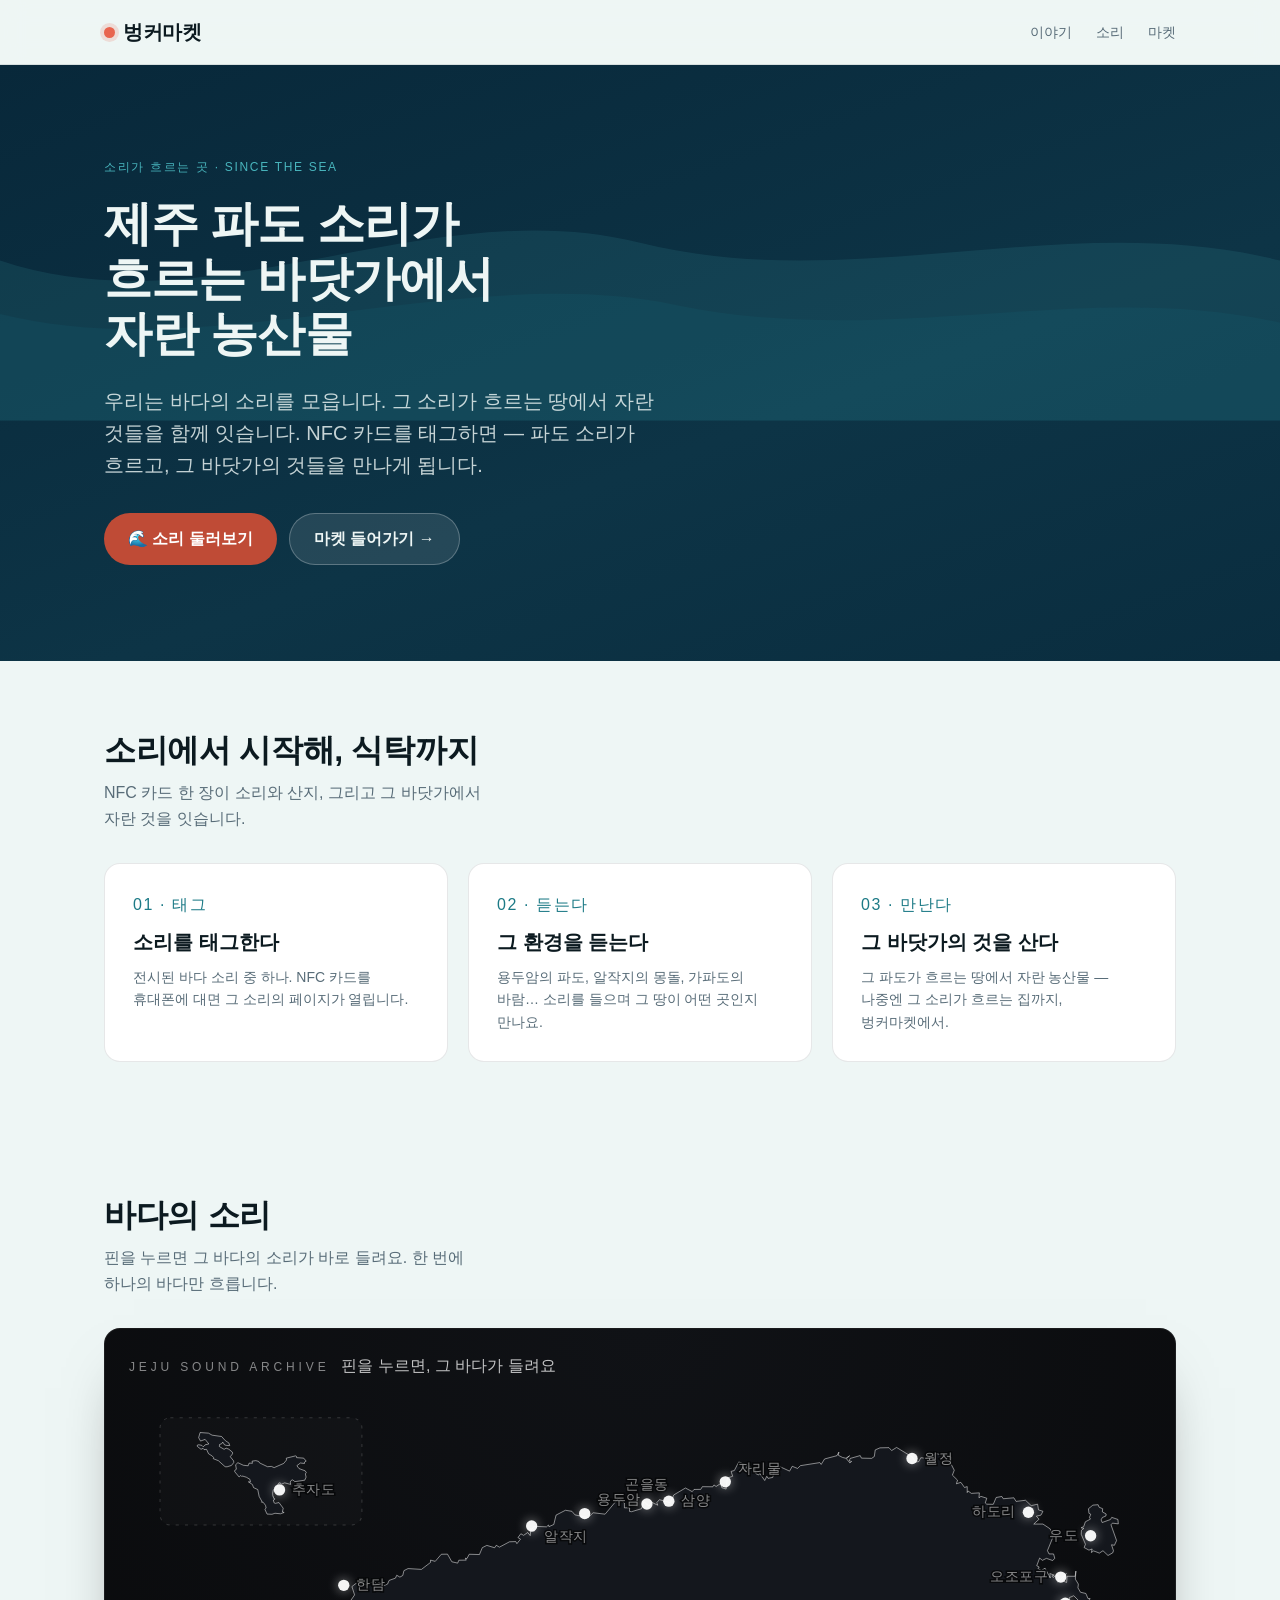
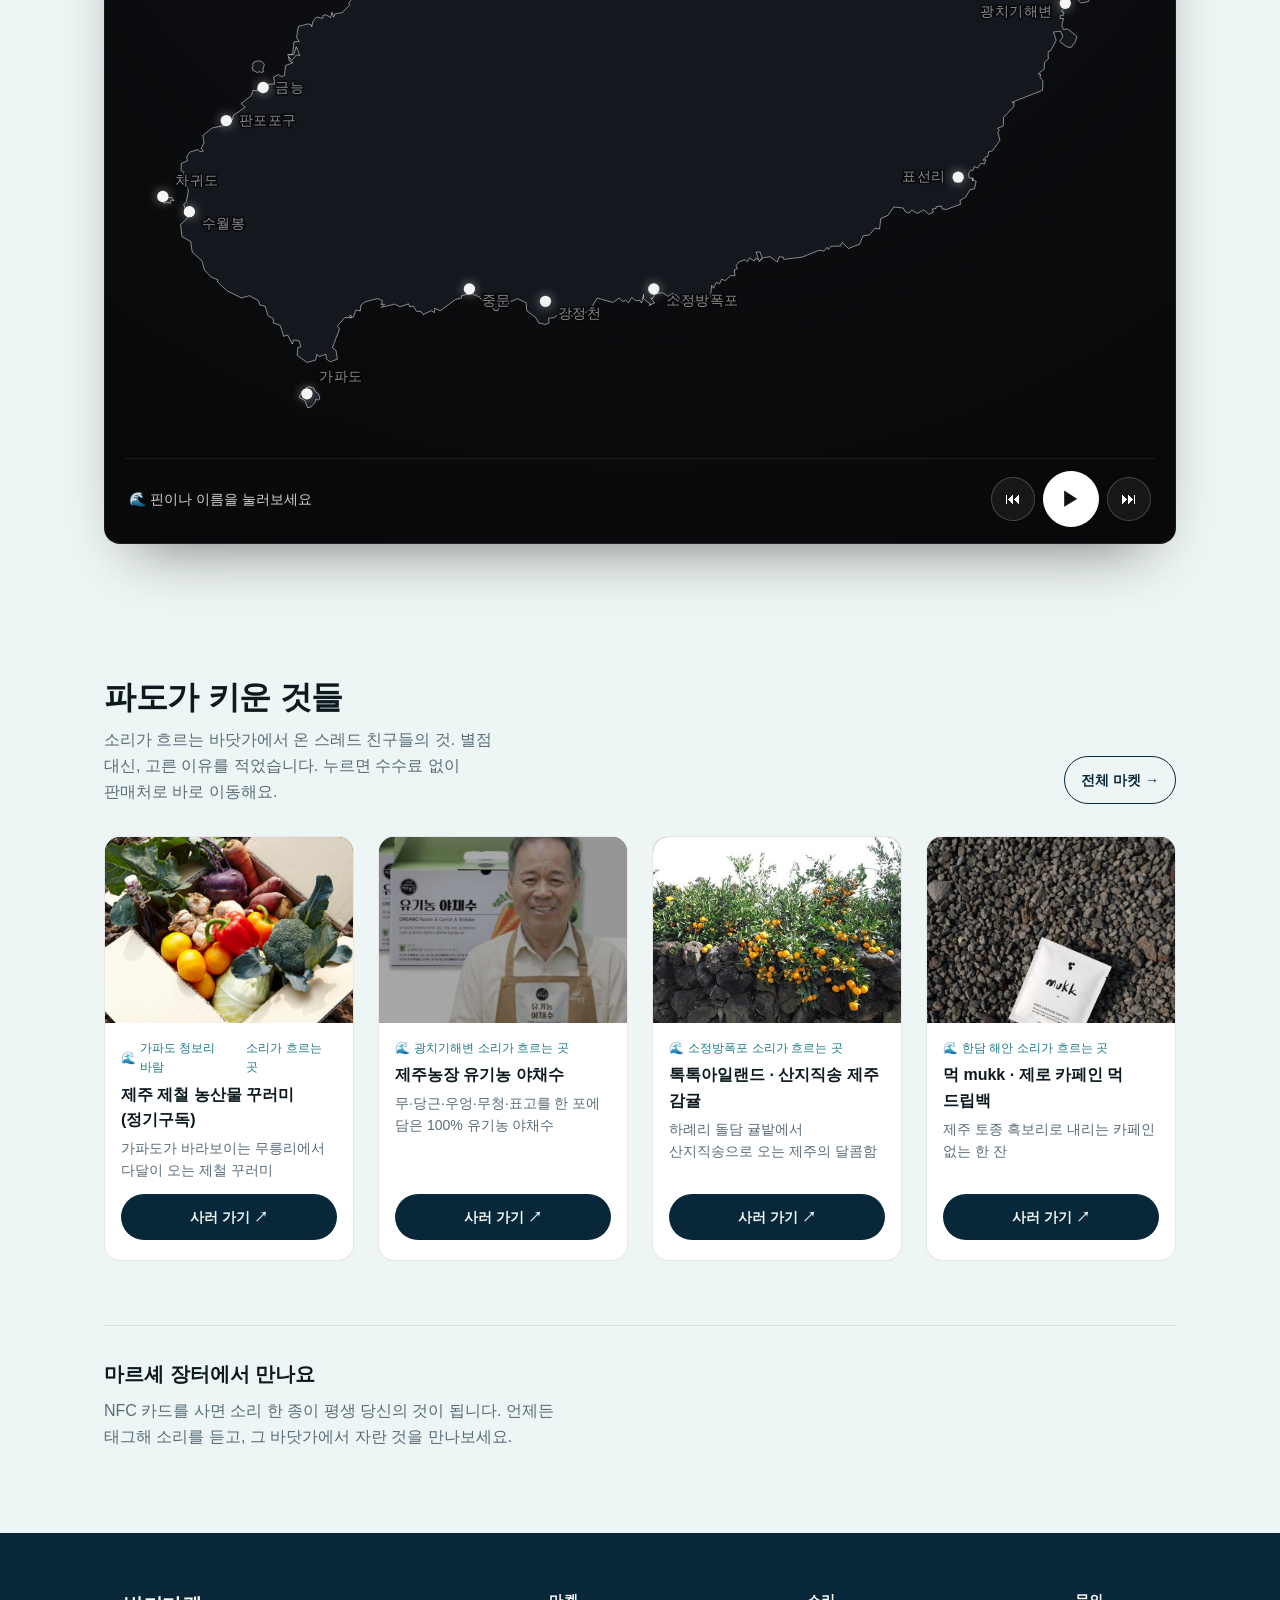
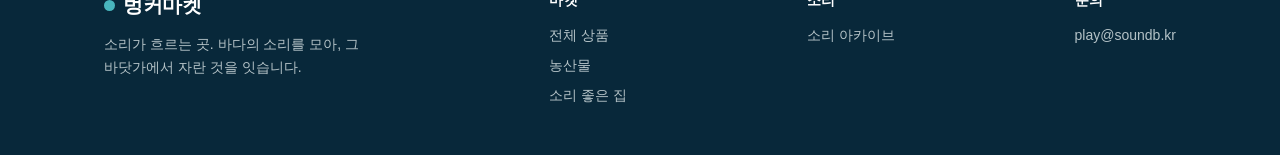
<file: index.html>
<!DOCTYPE html>
<html lang="ko">
<head>
<meta charset="UTF-8">
<meta name="viewport" content="width=device-width, initial-scale=1">
<meta http-equiv="Content-Security-Policy" content="default-src 'self'; script-src 'self' 'unsafe-inline' https://gc.zgo.at; style-src 'self' 'unsafe-inline'; img-src 'self' data: https://bunkermarket.goatcounter.com; media-src 'self'; connect-src 'self' https://bunkermarket.goatcounter.com; object-src 'none'; base-uri 'self'">
<title>벙커마켓 · 소리가 흐르는 곳</title>
<meta name="description" content="제주 파도 소리가 흐르는 곳에서 자란 농산물. NFC 카드로 소리를 태그하면, 그 바닷가의 것들을 만납니다.">
<!-- 공유 미리보기 -->
<meta property="og:type" content="website">
<meta property="og:site_name" content="벙커마켓">
<meta property="og:url" content="https://market.soundb.kr/">
<meta property="og:title" content="벙커마켓 · 소리가 흐르는 곳">
<meta property="og:description" content="바다의 소리를 모아, 그 소리가 흐르는 바닷가의 것들을 잇습니다. NFC 카드로 소리를 태그하세요.">
<meta property="og:image" content="https://market.soundb.kr/assets/og.png">
<meta name="twitter:card" content="summary_large_image">
<link rel="stylesheet" href="css/style.css?v=10">
</head>
<body>

<!-- 헤더 -->
<header class="nav">
  <div class="wrap">
    <a class="brand" href="index.html"><span class="dot"></span>벙커마켓</a>
    <nav>
      <a href="index.html#concept" class="nav-hidexs">이야기</a>
      <a href="index.html#soundmap">소리</a>
      <a href="catalog.html">마켓</a>
    </nav>
  </div>
</header>

<!-- 히어로 -->
<section class="hero">
  <svg class="wave-bg" viewBox="0 0 1440 400" preserveAspectRatio="none" xmlns="http://www.w3.org/2000/svg">
    <path fill="#48b5bd" opacity=".25" d="M0,220 C240,300 480,140 720,200 C960,260 1200,160 1440,220 L1440,400 L0,400 Z"/>
    <path fill="#1c7a86" opacity=".35" d="M0,280 C240,340 520,220 760,270 C1000,320 1220,240 1440,290 L1440,400 L0,400 Z"/>
  </svg>
  <div class="wrap">
    <span class="kicker">소리가 흐르는 곳 · SINCE THE SEA</span>
    <h1>제주 파도 소리가 흐르는 바닷가에서 자란 농산물</h1>
    <p class="lead">우리는 바다의 소리를 모읍니다. 그 소리가 흐르는 땅에서 자란 것들을 함께 잇습니다.
      NFC 카드를 태그하면 — 파도 소리가 흐르고, 그 바닷가의 것들을 만나게 됩니다.</p>
    <div class="cta-row">
      <a class="btn btn-accent" href="#soundmap">🌊 소리 둘러보기</a>
      <a class="btn btn-ghost" href="catalog.html">마켓 들어가기 →</a>
    </div>
  </div>
</section>

<!-- 컨셉 -->
<section class="block" id="concept">
  <div class="wrap">
    <div class="sec-head">
      <div><h2>소리에서 시작해, 식탁까지</h2>
      <p>NFC 카드 한 장이 소리와 산지, 그리고 그 바닷가에서 자란 것을 잇습니다.</p></div>
    </div>
    <div class="steps">
      <div class="step"><div class="n">01 · 태그</div><h3>소리를 태그한다</h3>
        <p>전시된 바다 소리 중 하나. NFC 카드를 휴대폰에 대면 그 소리의 페이지가 열립니다.</p></div>
      <div class="step"><div class="n">02 · 듣는다</div><h3>그 환경을 듣는다</h3>
        <p>용두암의 파도, 알작지의 몽돌, 가파도의 바람… 소리를 들으며 그 땅이 어떤 곳인지 만나요.</p></div>
      <div class="step"><div class="n">03 · 만난다</div><h3>그 바닷가의 것을 산다</h3>
        <p>그 파도가 흐르는 땅에서 자란 농산물 — 나중엔 그 소리가 흐르는 집까지, 벙커마켓에서.</p></div>
    </div>
  </div>
</section>

<!-- 소리 지도 -->
<section class="block" id="soundmap">
  <div class="wrap">
    <div class="sec-head">
      <div><h2>바다의 소리</h2><p>핀을 누르면 그 바다의 소리가 바로 들려요. 한 번에 하나의 바다만 흐릅니다.</p></div>
    </div>
    <div id="seamap"></div>
  </div>
</section>

<!-- 이번 주 큐레이션 (에디토리얼) -->
<section class="block">
  <div class="wrap">
    <div class="sec-head"><div>
      <h2>파도가 키운 것들</h2>
      <p>소리가 흐르는 바닷가에서 온 스레드 친구들의 것. 별점 대신, 고른 이유를 적었습니다. 누르면 수수료 없이 판매처로 바로 이동해요.</p>
    </div><a class="btn btn-line btn-sm" href="catalog.html">전체 마켓 →</a></div>
    <div class="prod-grid" id="prodGrid"></div>
  </div>
</section>

<!-- NFC 배너 -->
<section class="block" style="padding-top:0">
  <div class="wrap">
    <div class="nfc-banner">
      <div class="t"><h3>마르셰 장터에서 만나요</h3>
        <p>NFC 카드를 사면 소리 한 종이 평생 당신의 것이 됩니다. 언제든 태그해 소리를 듣고, 그 바닷가에서 자란 것을 만나보세요.</p></div>
    </div>
  </div>
</section>

<!-- 푸터 -->
<footer class="site">
  <div class="wrap">
    <div class="col">
      <div class="brand" style="font-size:20px"><span class="dot" style="background:var(--tide-lite);box-shadow:none"></span> 벙커마켓</div>
      <p style="max-width:34ch;font-size:14px">소리가 흐르는 곳. 바다의 소리를 모아, 그 바닷가에서 자란 것을 잇습니다.</p>
    </div>
    <div class="col"><h4>마켓</h4>
      <a href="catalog.html">전체 상품</a><a href="catalog.html?cat=produce">농산물</a><a href="catalog.html?cat=stay">소리 좋은 집</a></div>
    <div class="col"><h4>소리</h4>
      <a href="index.html#soundmap">소리 아카이브</a></div>
    <div class="col"><h4>문의</h4>
      <a href="mailto:play@soundb.kr">play@soundb.kr</a></div>
  </div>
</footer>

<script src="js/data.js?v=10"></script>
<script src="js/ocean.js?v=10"></script>
<script src="js/app.js?v=10"></script>
<script src="js/seamap.js?v=10"></script>
<script>
  SeaMap.render(document.getElementById('seamap'), BUNKER.SOUNDS);
  const pg = document.getElementById('prodGrid');
  BUNKER.LISTINGS.forEach(l => pg.appendChild(UI.productCard(l)));
</script>
<script data-goatcounter="https://bunkermarket.goatcounter.com/count" async src="https://gc.zgo.at/count.js"></script>
</body>
</html>
</file>
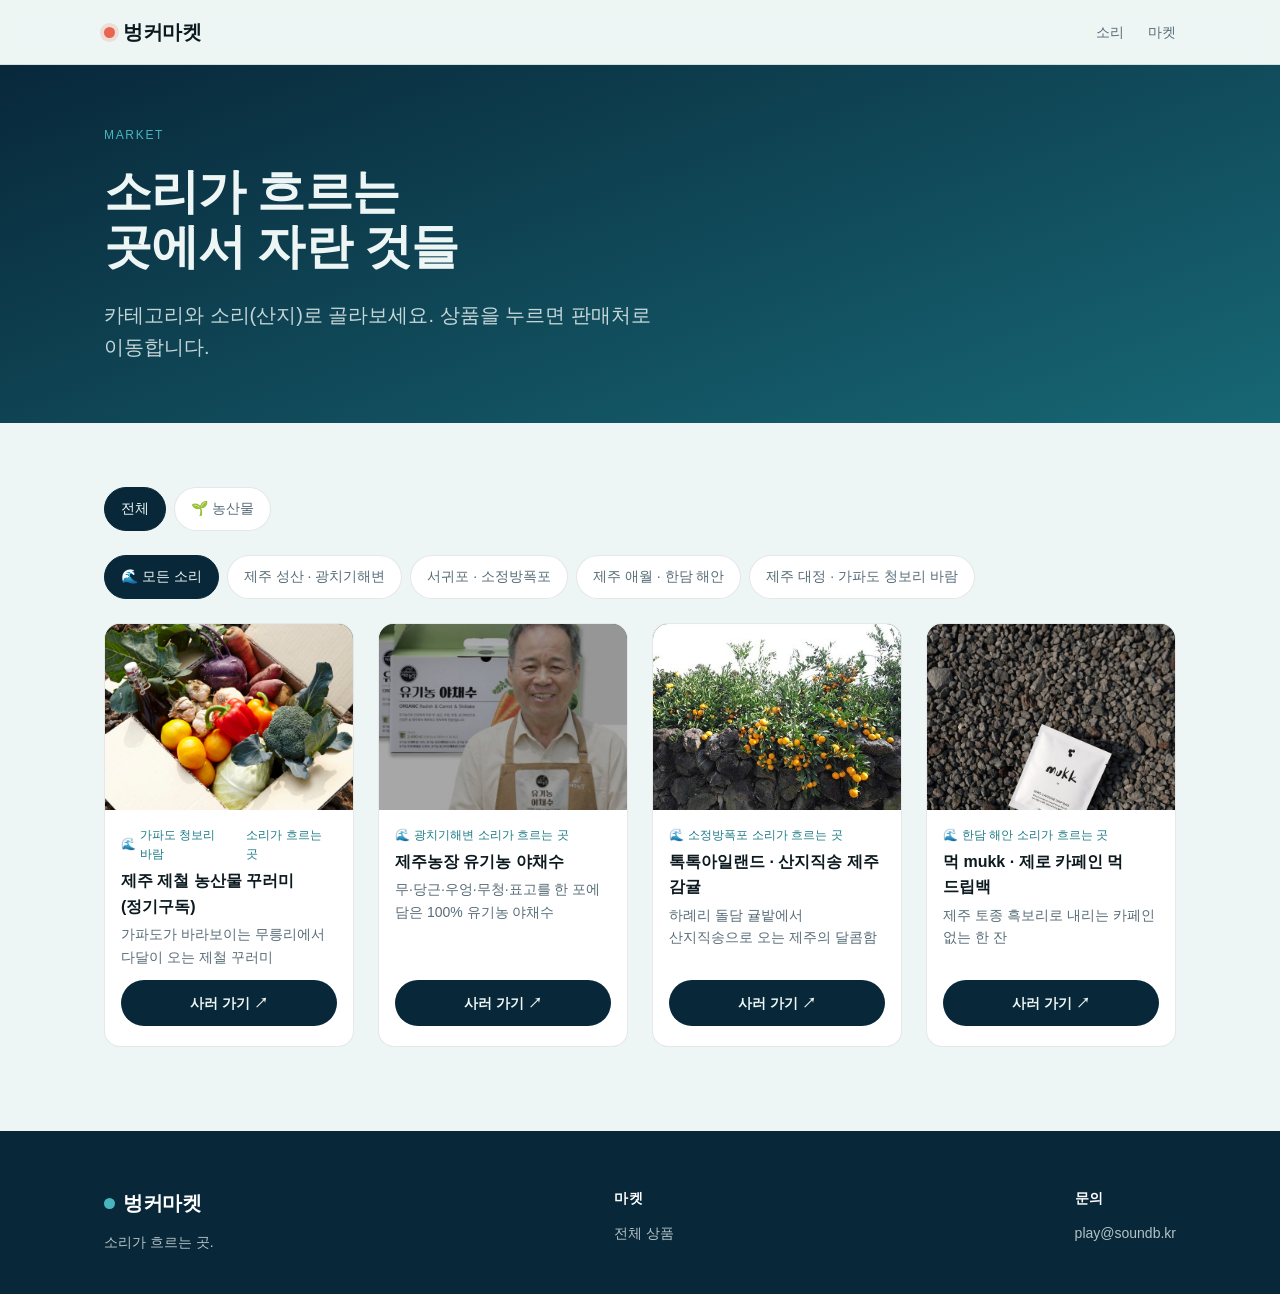
<file: catalog.html>
<!DOCTYPE html>
<html lang="ko">
<head>
<meta charset="UTF-8">
<meta name="viewport" content="width=device-width, initial-scale=1">
<meta http-equiv="Content-Security-Policy" content="default-src 'self'; script-src 'self' 'unsafe-inline' https://gc.zgo.at; style-src 'self' 'unsafe-inline'; img-src 'self' data: https://bunkermarket.goatcounter.com; media-src 'self'; connect-src 'self' https://bunkermarket.goatcounter.com; object-src 'none'; base-uri 'self'">
<title>마켓 · 벙커마켓</title>
<link rel="stylesheet" href="css/style.css?v=10">
</head>
<body>

<header class="nav">
  <div class="wrap">
    <a class="brand" href="index.html"><span class="dot"></span>벙커마켓</a>
    <nav>
      <a href="index.html#soundmap">소리</a>
      <a href="catalog.html">마켓</a>
    </nav>
  </div>
</header>

<section class="hero" style="background:linear-gradient(160deg,var(--sea),var(--tide) 130%)">
  <div class="wrap" style="padding:56px 24px 60px">
    <span class="kicker">MARKET</span>
    <h1 style="font-size:clamp(32px,5vw,48px)">소리가 흐르는 곳에서 자란 것들</h1>
    <p class="lead">카테고리와 소리(산지)로 골라보세요. 상품을 누르면 판매처로 이동합니다.</p>
  </div>
</section>

<section class="block">
  <div class="wrap">
    <!-- 카테고리 필터 -->
    <div class="filters" id="catFilters"></div>
    <!-- 소리(산지) 필터 -->
    <div class="filters" id="soundFilters"></div>
    <div class="prod-grid" id="grid"></div>
    <p class="muted center" id="empty" style="display:none;padding:40px">조건에 맞는 상품이 없어요.</p>
  </div>
</section>

<footer class="site"><div class="wrap">
  <div class="col"><div class="brand" style="font-size:20px"><span class="dot" style="background:var(--tide-lite);box-shadow:none"></span> 벙커마켓</div>
    <p style="font-size:14px">소리가 흐르는 곳.</p></div>
  <div class="col"><h4>마켓</h4><a href="catalog.html">전체 상품</a></div>
  <div class="col"><h4>문의</h4><a href="mailto:play@soundb.kr">play@soundb.kr</a></div>
</div></footer>

<script src="js/data.js?v=10"></script>
<script src="js/ocean.js?v=10"></script>
<script src="js/app.js?v=10"></script>
<script>
  let state = { cat: U.qs('cat') || 'all', sound: U.qs('s') || 'all' };
  // 존재하지 않는 카테고리/소리 파라미터는 무시 (조작된 URL로 렌더가 깨지지 않게)
  if(state.cat!=='all' && !BUNKER.CATEGORIES[state.cat]) state.cat='all';
  if(state.sound!=='all' && !U.soundById(state.sound)) state.sound='all';

  // 카테고리 칩
  const cf = document.getElementById('catFilters');
  const hasItems = k => BUNKER.LISTINGS.some(l=>l.category===k);
  const cats = [['all','전체']].concat(Object.entries(BUNKER.CATEGORIES)
    .filter(([k])=>hasItems(k) || k===state.cat)   // 빈 카테고리는 칩을 숨긴다 (직접 링크로 온 경우만 남김)
    .map(([k,v])=>[k, v.icon+' '+v.label]));
  cats.forEach(([k,label])=>{
    const c=document.createElement('button'); c.className='chip'+(state.cat===k?' active':''); c.textContent=label;
    c.onclick=()=>{ state.cat=k; sync(); render(); }; cf.appendChild(c);
  });

  // 소리(산지) 칩
  const sf = document.getElementById('soundFilters');
  const soundsWithItems = BUNKER.SOUNDS.filter(s=>U.listingsForSound(s.id).length);
  [['all','🌊 모든 소리']].concat(soundsWithItems.map(s=>[s.id, s.region.area+' · '+s.title]))
    .forEach(([k,label])=>{
      const c=document.createElement('button'); c.className='chip'+(state.sound===k?' active':''); c.textContent=label;
      c.onclick=()=>{ state.sound=k; sync(); render(); }; sf.appendChild(c);
    });

  function sync(){
    [...cf.children].forEach(c=>c.classList.toggle('active',
      c.textContent===(state.cat==='all'?'전체':BUNKER.CATEGORIES[state.cat].icon+' '+BUNKER.CATEGORIES[state.cat].label)));
    [...sf.children].forEach((c,i)=>{
      const key = i===0?'all':soundsWithItems[i-1].id;
      c.classList.toggle('active', key===state.sound);
    });
  }

  function render(){
    const grid=document.getElementById('grid'); grid.innerHTML='';
    const list = BUNKER.LISTINGS.filter(l=>
      (state.cat==='all'||l.category===state.cat) &&
      (state.sound==='all'||l.soundId===state.sound));
    const empty = document.getElementById('empty');
    empty.style.display = list.length?'none':'block';
    empty.textContent = (state.cat!=='all' && !hasItems(state.cat))
      ? `${BUNKER.CATEGORIES[state.cat].label} 상품은 아직 준비 중이에요. 곧 소개할게요 🌊`
      : '조건에 맞는 상품이 없어요.';
    list.forEach(l=>grid.appendChild(UI.productCard(l)));
  }
  render();
</script>
<script data-goatcounter="https://bunkermarket.goatcounter.com/count" async src="https://gc.zgo.at/count.js"></script>
</body>
</html>
</file>
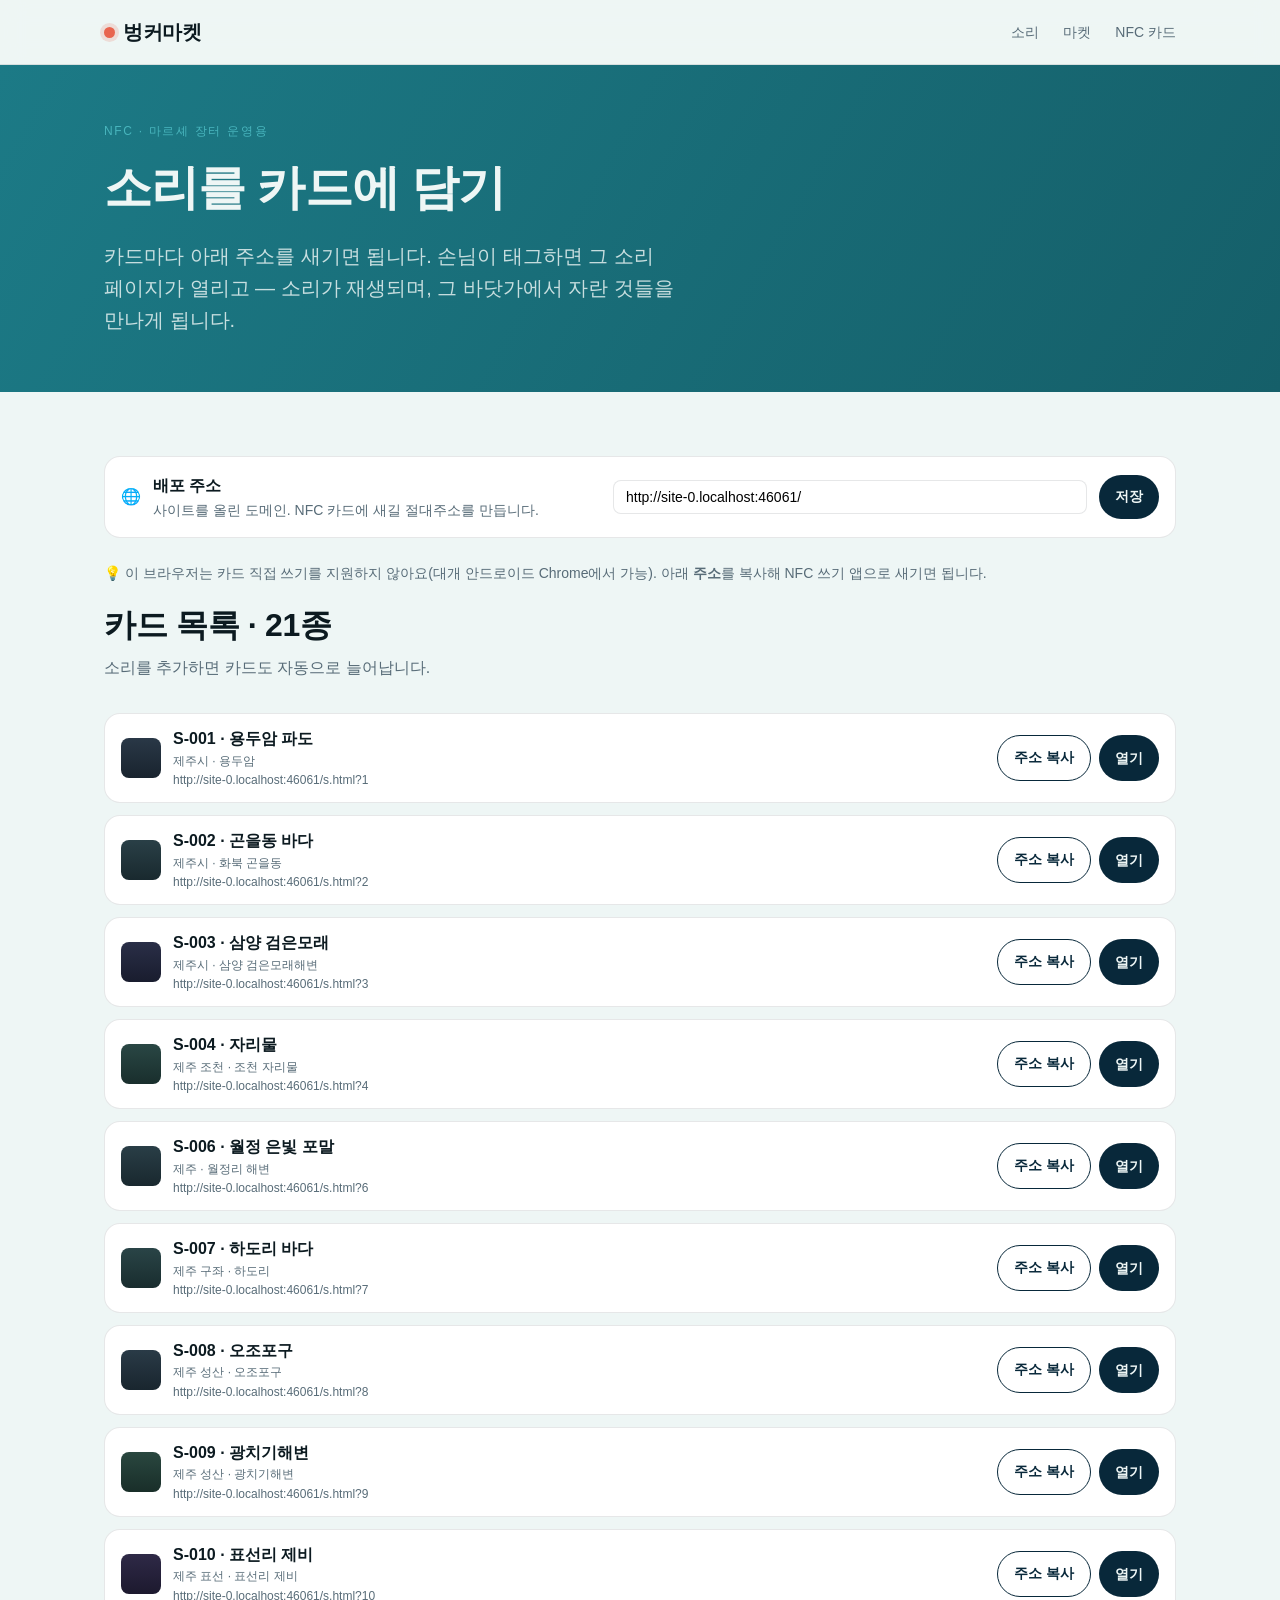
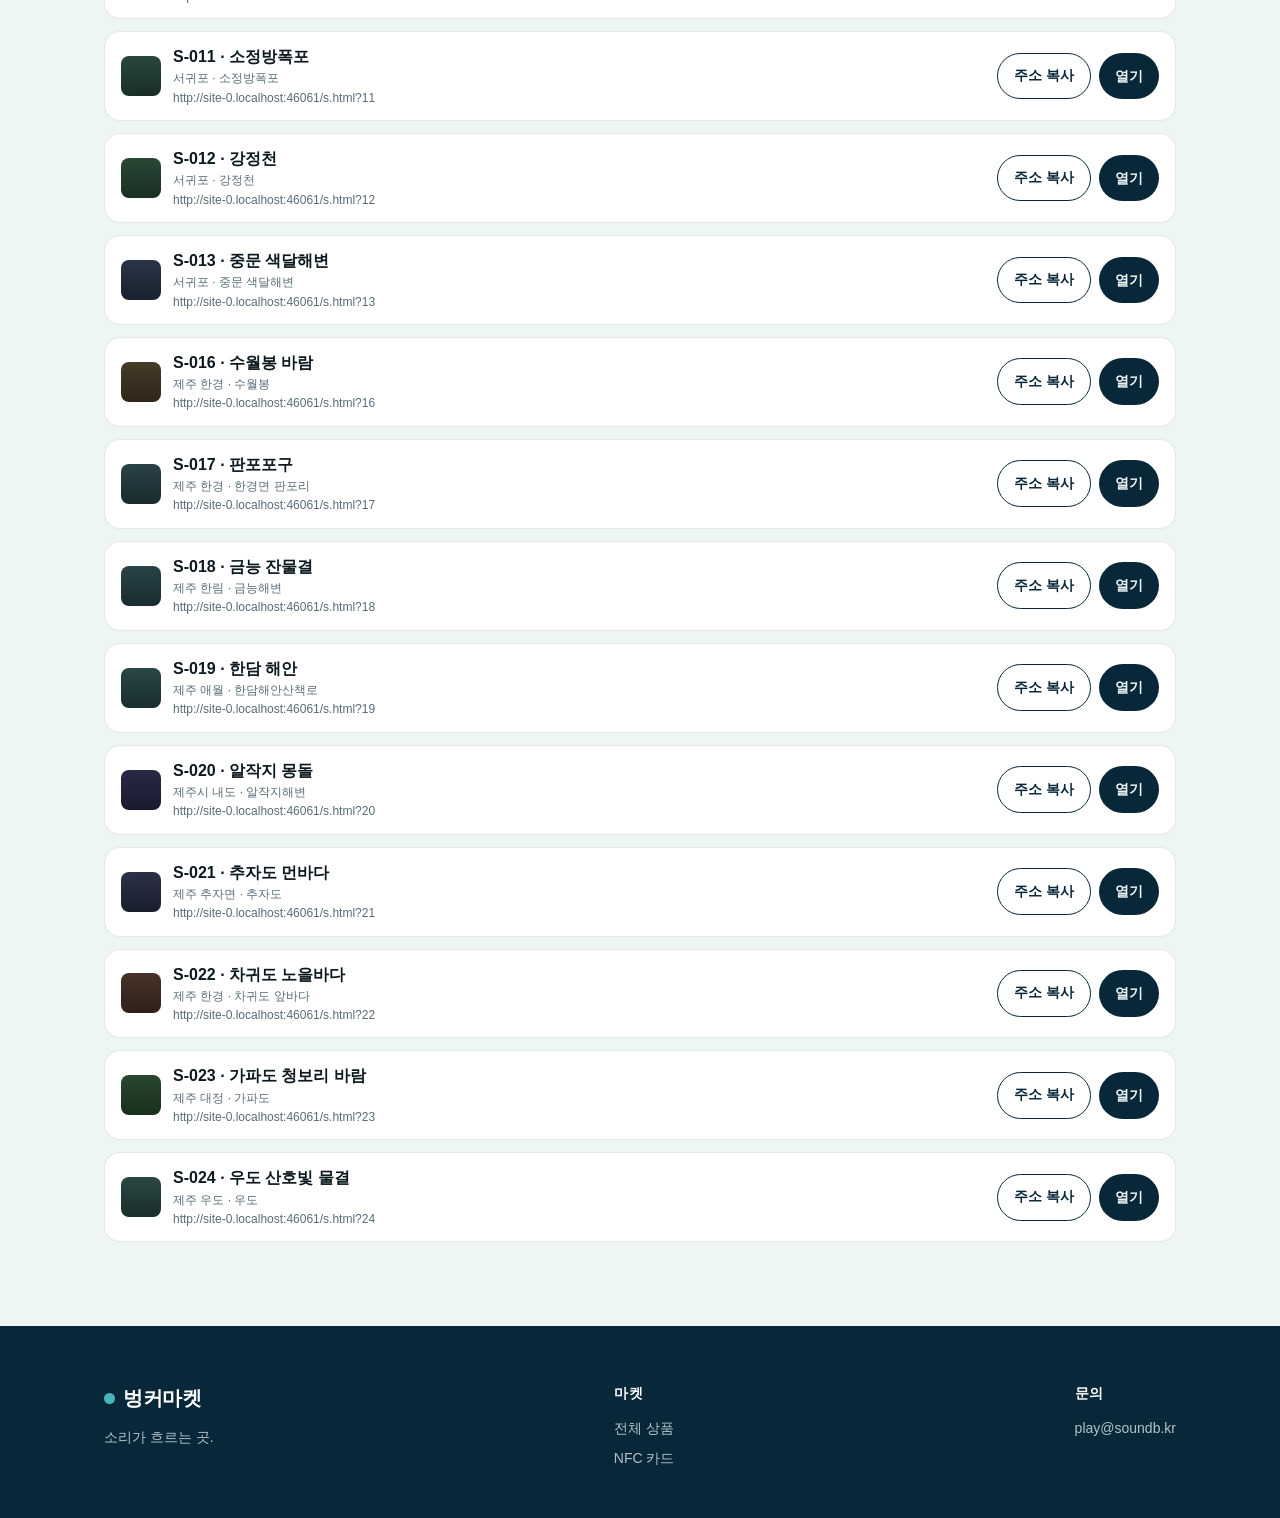
<file: nfc.html>
<!DOCTYPE html>
<html lang="ko">
<head>
<meta charset="UTF-8">
<meta name="viewport" content="width=device-width, initial-scale=1">
<meta http-equiv="Content-Security-Policy" content="default-src 'self'; script-src 'self' 'unsafe-inline' https://gc.zgo.at; style-src 'self' 'unsafe-inline'; img-src 'self' data: https://bunkermarket.goatcounter.com; media-src 'self'; connect-src 'self' https://bunkermarket.goatcounter.com; object-src 'none'; base-uri 'self'">
<title>NFC 카드 · 벙커마켓</title>
<link rel="stylesheet" href="css/style.css?v=10">
<style>
  .nfc-list{display:grid;gap:12px}
  .nfc-row{background:#fff;border:1px solid var(--line);border-radius:var(--radius);padding:12px 16px;display:flex;align-items:center;gap:12px;flex-wrap:wrap}
  .nfc-row .dotc{width:40px;height:40px;border-radius:8px;flex:0 0 auto}
  .nfc-row .g{flex:1;min-width:180px}
  .nfc-row .g b{font-size:16px}
  .nfc-row .url{font-size:12px;color:var(--muted);word-break:break-all;margin-top:0px}
  .nfc-row .acts{display:flex;gap:8px}
  .cfg{background:#fff;border:1px solid var(--line);border-radius:var(--radius);padding:16px;margin-bottom:24px;display:flex;gap:12px;align-items:center;flex-wrap:wrap}
  .cfg input{flex:1;min-width:220px;border:1.5px solid var(--line);border-radius:8px;padding:8px 12px;font-size:14px}
</style>
</head>
<body>

<header class="nav">
  <div class="wrap">
    <a class="brand" href="index.html"><span class="dot"></span>벙커마켓</a>
    <nav><a href="index.html#soundmap">소리</a><a href="catalog.html">마켓</a><a href="nfc.html">NFC 카드</a></nav>
  </div>
</header>

<section class="hero" style="background:linear-gradient(120deg,var(--tide),#155f69)">
  <div class="wrap" style="padding:52px 24px 56px">
    <span class="kicker">NFC · 마르셰 장터 운영용</span>
    <h1 style="font-size:clamp(32px,5vw,48px)">소리를 카드에 담기</h1>
    <p class="lead">카드마다 아래 주소를 새기면 됩니다. 손님이 태그하면 그 소리 페이지가 열리고 — 소리가 재생되며, 그 바닷가에서 자란 것들을 만나게 됩니다.</p>
  </div>
</section>

<section class="block">
  <div class="wrap">
    <!-- 배포 도메인 설정 -->
    <div class="cfg">
      <div>🌐</div>
      <div style="flex:1;min-width:200px">
        <b>배포 주소</b>
        <div class="muted" style="font-size:14px">사이트를 올린 도메인. NFC 카드에 새길 절대주소를 만듭니다.</div>
      </div>
      <input id="base" placeholder="https://market.soundb.kr">
      <button class="btn btn-dark btn-sm" id="saveBase">저장</button>
    </div>

    <div id="nfcSupport" class="muted" style="font-size:14px;margin-bottom:16px"></div>

    <div class="sec-head"><div><h2>카드 목록 · <span id="cnt"></span>종</h2>
      <p>소리를 추가하면 카드도 자동으로 늘어납니다.</p></div></div>
    <div class="nfc-list" id="list"></div>
  </div>
</section>

<footer class="site"><div class="wrap">
  <div class="col"><div class="brand" style="font-size:20px"><span class="dot" style="background:var(--tide-lite);box-shadow:none"></span> 벙커마켓</div>
    <p style="font-size:14px">소리가 흐르는 곳.</p></div>
  <div class="col"><h4>마켓</h4><a href="catalog.html">전체 상품</a><a href="nfc.html">NFC 카드</a></div>
  <div class="col"><h4>문의</h4><a href="mailto:play@soundb.kr">play@soundb.kr</a></div>
</div></footer>

<script src="js/data.js?v=10"></script>
<script src="js/ocean.js?v=10"></script>
<script src="js/app.js?v=10"></script>
<script>
  const baseInput = document.getElementById('base');
  const BASE_KEY='bunker.baseurl';
  // NFC 카드에 그대로 새겨지는 값이므로 http(s) URL 형식만 허용
  function validBase(v){
    try{ const u=new URL(v); return (u.protocol==='https:'||u.protocol==='http:') ? v : null; }
    catch(e){ return null; }
  }
  const fallback = location.origin + location.pathname.replace(/[^/]*$/,'');
  let base = validBase(localStorage.getItem(BASE_KEY) || '') || fallback;
  baseInput.value = base;
  document.getElementById('saveBase').onclick=()=>{
    const v = validBase(baseInput.value.trim().replace(/\/$/,''));
    if(!v){ UI.toast('https:// 로 시작하는 주소를 입력해주세요'); return; }
    base = v + '/'; localStorage.setItem(BASE_KEY, base);
    render(); UI.toast('저장했어요');
  };

  // NFC 카드엔 짧은 주소를 새긴다: .../s.html?<코드번호>  (예: S-018 → 18)
  function urlFor(s){ return `${base.replace(/\/$/,'')}/s.html?${parseInt(s.code.slice(2),10)}`; }

  // Web NFC 지원 여부
  const sup = document.getElementById('nfcSupport');
  const hasNFC = 'NDEFReader' in window;
  sup.innerHTML = hasNFC
    ? '📡 이 기기는 <b>Web NFC 쓰기</b>를 지원합니다. “카드에 쓰기”를 누르고 빈 NFC 카드를 대세요. (안드로이드 Chrome)'
    : '💡 이 브라우저는 카드 직접 쓰기를 지원하지 않아요(대개 안드로이드 Chrome에서 가능). 아래 <b>주소</b>를 복사해 NFC 쓰기 앱으로 새기면 됩니다.';

  // 클립보드 API 가 없거나 거부되면 옛 방식으로 한 번 더 시도하고, 그래도 안 되면 솔직히 알린다
  async function copyText(t){
    try{ await navigator.clipboard.writeText(t); UI.toast('주소를 복사했어요'); return; }catch(e){}
    const ta=document.createElement('textarea'); ta.value=t; ta.setAttribute('readonly','');
    ta.style.cssText='position:fixed;top:0;left:0;opacity:0'; document.body.appendChild(ta); ta.select();
    let ok=false; try{ ok=document.execCommand('copy'); }catch(e){}
    ta.remove();
    UI.toast(ok ? '주소를 복사했어요' : '복사 실패 — 주소를 길게 눌러 직접 복사해주세요');
  }

  async function writeCard(s){
    if(!hasNFC){ UI.toast('이 기기에서는 직접 쓰기가 안 돼요'); return; }
    try{
      const w = new NDEFReader();
      await w.write({ records:[{ recordType:'url', data: urlFor(s) }] });
      UI.toast(`카드에 새겼어요 · ${s.title}`);
    }catch(e){ UI.toast('쓰기 실패: 카드를 다시 대주세요'); }
  }

  function render(){
    const list=document.getElementById('list'); list.innerHTML='';
    document.getElementById('cnt').textContent = BUNKER.SOUNDS.length;
    BUNKER.SOUNDS.forEach(s=>{
      const row=document.createElement('div'); row.className='nfc-row';
      row.innerHTML=`
        <div class="dotc" style="background:${U.grad(s.tone.hue)}"></div>
        <div class="g"><b>${s.code} · ${s.title}</b>
          <div class="muted" style="font-size:12px">${s.region.area} · ${s.region.spot}</div>
          <div class="url"></div></div>
        <div class="acts">
          <button class="btn btn-line btn-sm copy">주소 복사</button>
          ${hasNFC?'<button class="btn btn-accent btn-sm wr">카드에 쓰기</button>':''}
          <a class="btn btn-dark btn-sm" href="sound.html?s=${s.id}" target="_blank" rel="noopener">열기</a>
        </div>`;
      row.querySelector('.url').textContent = urlFor(s);   // 입력값은 텍스트로만 렌더
      row.querySelector('.copy').onclick=()=>copyText(urlFor(s));
      const wr=row.querySelector('.wr'); if(wr) wr.onclick=()=>writeCard(s);
      list.appendChild(row);
    });
  }
  render();
</script>
<script data-goatcounter="https://bunkermarket.goatcounter.com/count" async src="https://gc.zgo.at/count.js"></script>
</body>
</html>
</file>
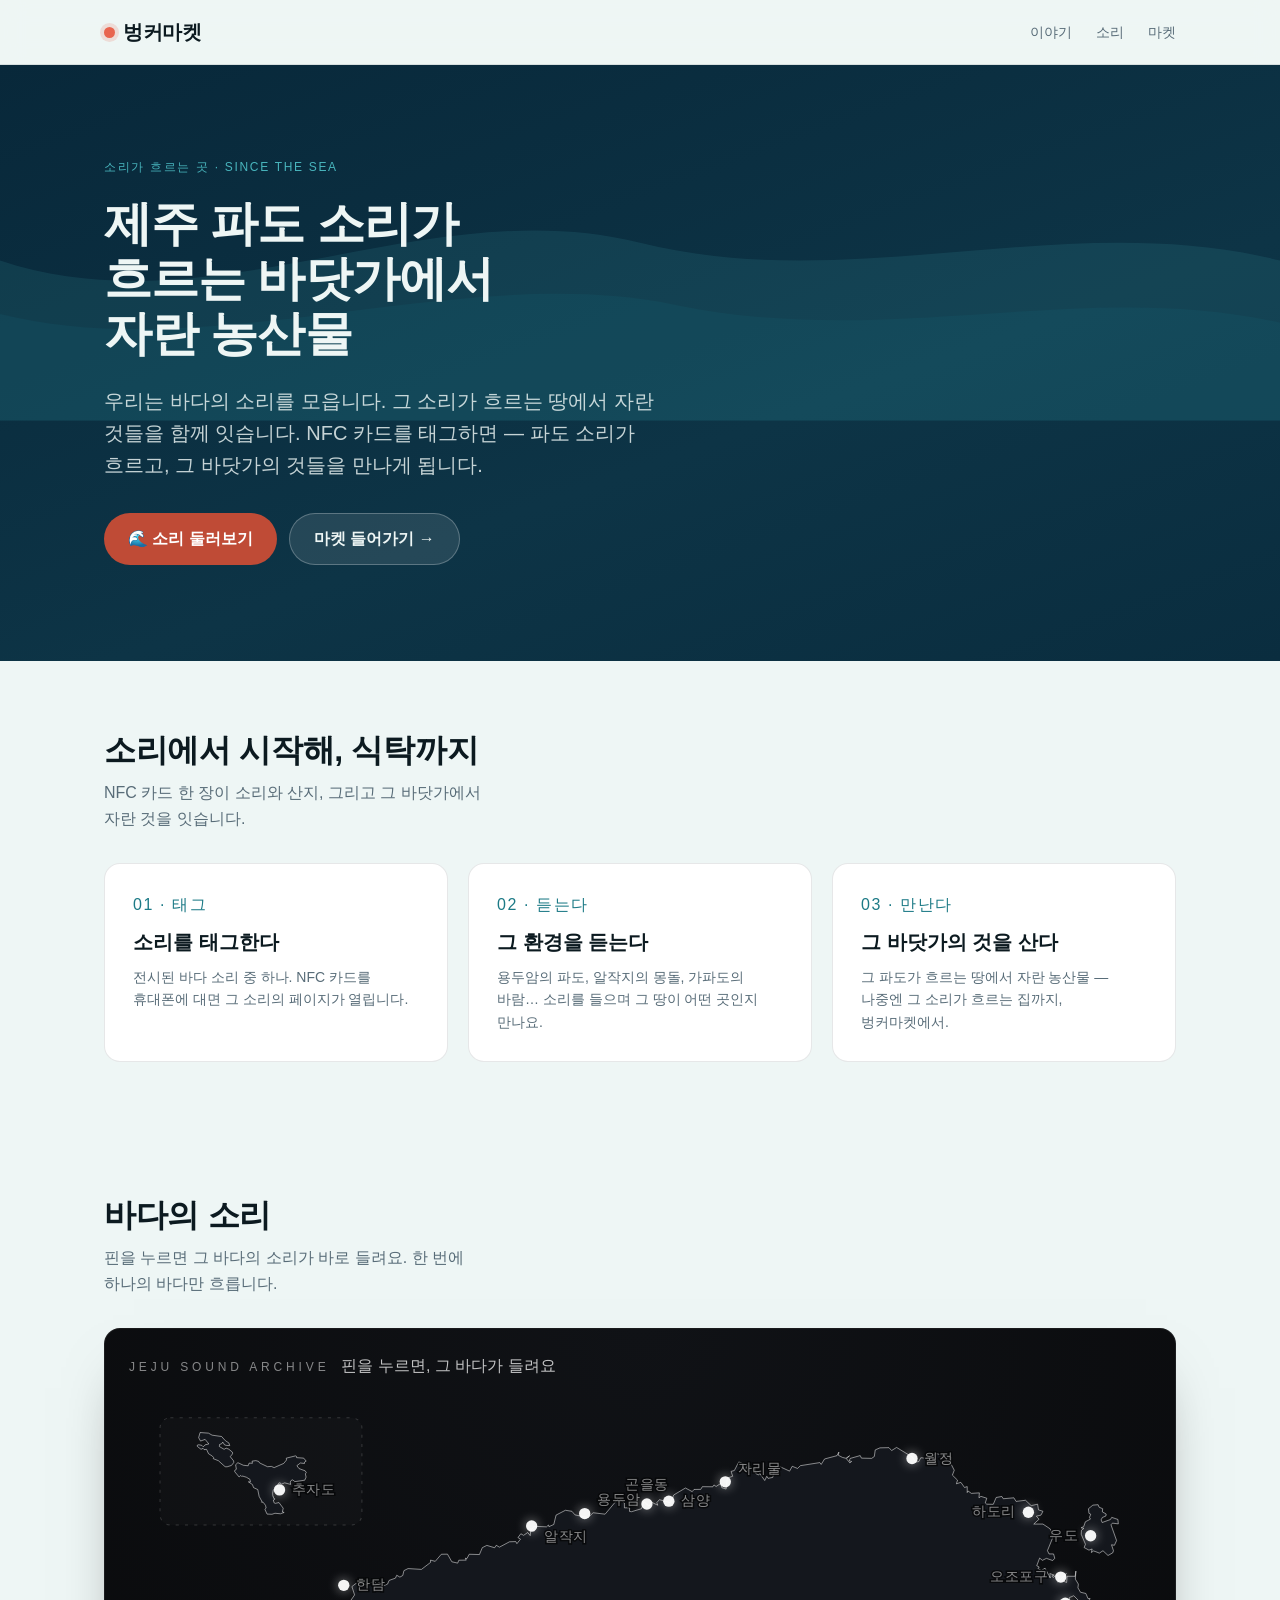
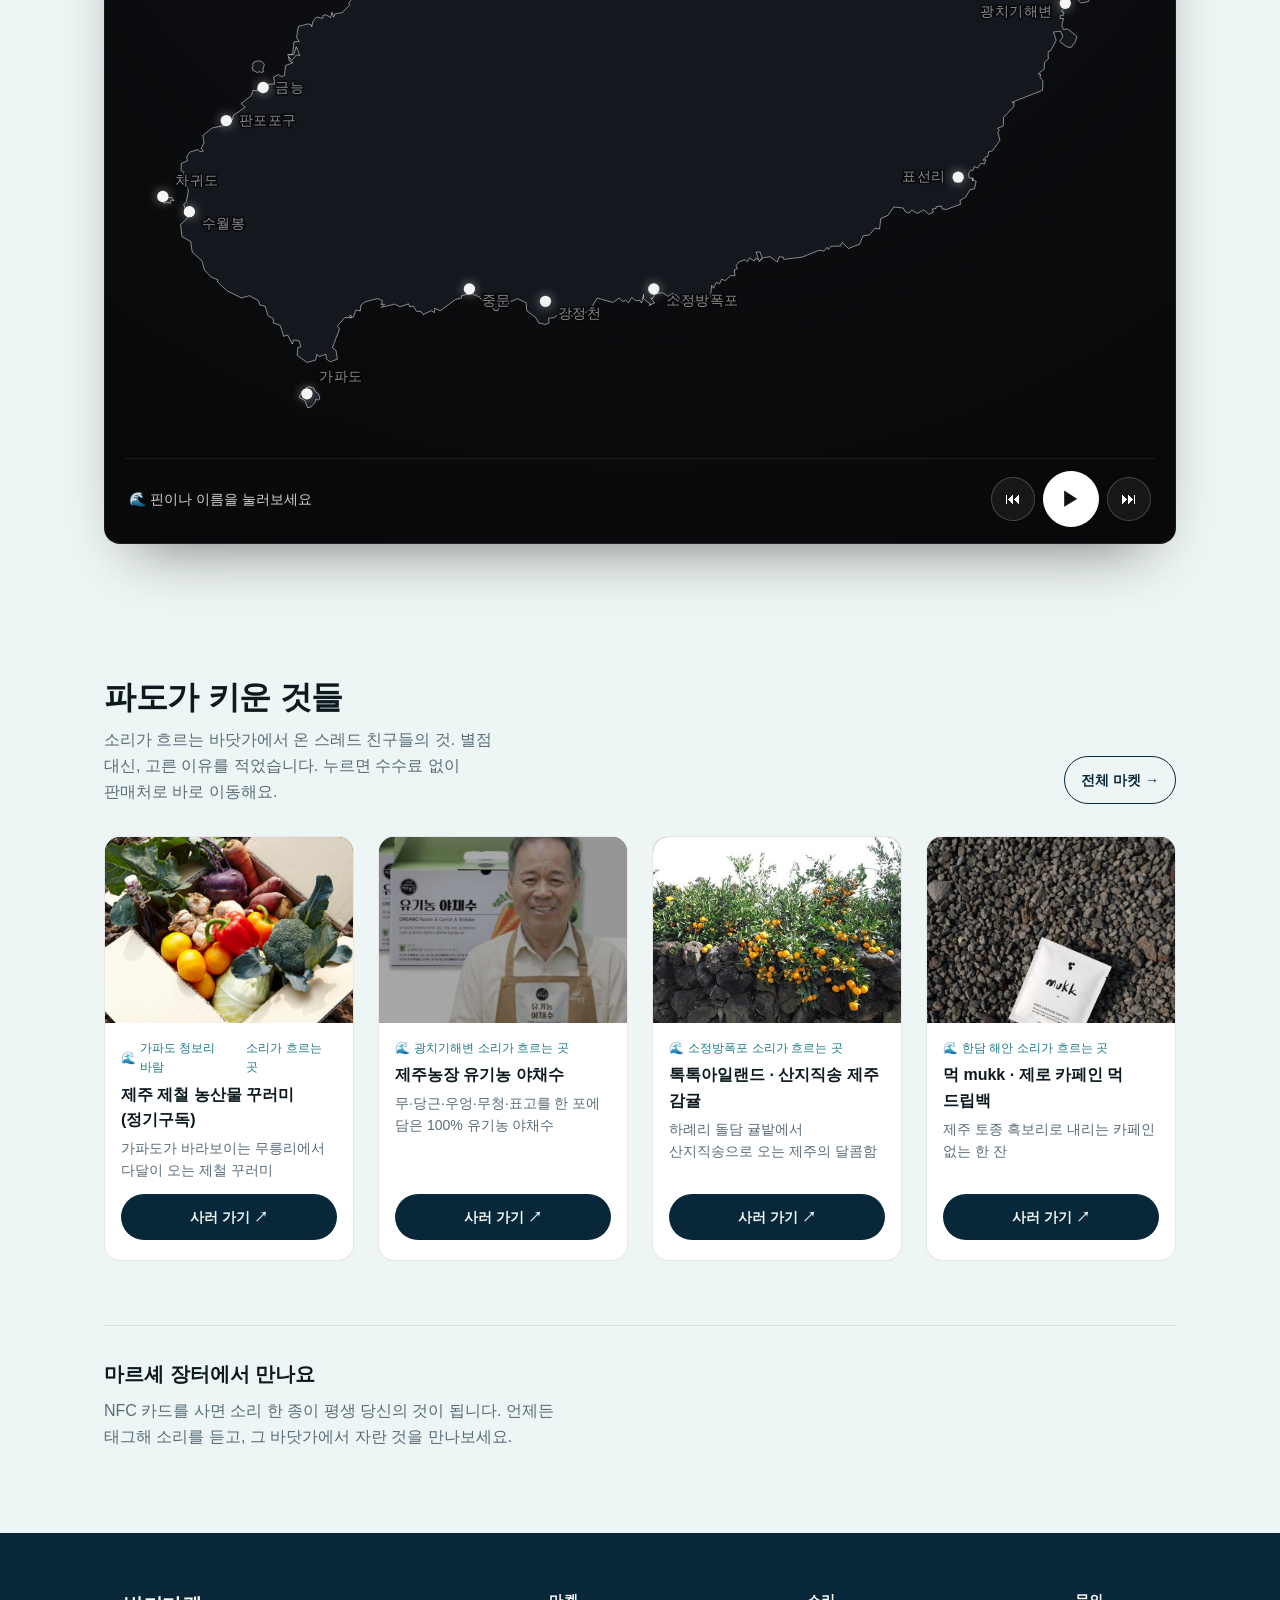
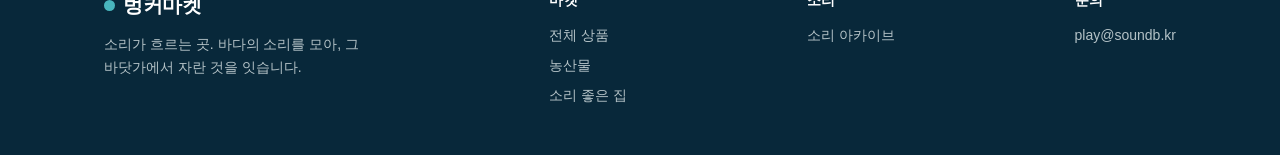
<file: s.html>
<!DOCTYPE html>
<html lang="ko">
<head>
<meta charset="UTF-8">
<meta name="viewport" content="width=device-width, initial-scale=1">
<meta http-equiv="Content-Security-Policy" content="default-src 'self'; script-src 'self' 'unsafe-inline'; style-src 'self' 'unsafe-inline'; base-uri 'self'">
<title>소리 여는 중 · 벙커마켓</title>
<!--
  NFC 카드용 초경량 리다이렉트.
  카드에는 짧은 주소만 새긴다:  .../s.html?1   (숫자 = 소리 코드 S-001)
                              .../s.html?yongduam  (id 도 허용)
  → 진짜 착지 페이지 sound.html 로 자동 이동(자동재생).
-->
</head>
<body style="margin:0;background:#0b1a1f;color:#cfe;font-family:system-ui,sans-serif;display:flex;height:100vh;align-items:center;justify-content:center">
<p>🌊 소리를 여는 중…</p>
<script src="js/data.js?v=10"></script>
<script>
  (function(){
    // 어떤 이유로든(깨진 %인코딩, data.js 로드 실패) 여기서 멈추면 손님은
    // '여는 중…' 화면에 갇힌다. 실패하면 무조건 홈 지도로 보낸다.
    try { go(); } catch(e) { location.replace('index.html#soundmap'); }
  })();
  function go(){
    var raw = (location.search || '').slice(1);
    var q; try { q = decodeURIComponent(raw); } catch(e) { q = raw; }
    q = q.trim();
    // 뒤에 =붙는 경우(빈 값 파라미터) 방어
    if(q.indexOf('=') > -1) q = q.split('=')[0];
    var s = null;
    if(/^\d+$/.test(q)){
      var code = 'S-' + ('00' + q).slice(-3);          // 1 → S-001, 18 → S-018
      s = window.BUNKER.SOUNDS.find(function(x){ return x.code === code; });
    }
    if(!s) s = window.BUNKER.SOUNDS.find(function(x){ return x.id === q; });
    // 못 찾으면 이유를 알려주는 착지 화면으로 (말없이 홈으로 보내면 손님은 카드가 고장난 줄 모른다)
    var target = s
      ? ('sound.html?s=' + encodeURIComponent(s.id) + '&autoplay=1')
      : q ? ('sound.html?missing=' + encodeURIComponent(q))
          : 'index.html#soundmap';                        // 번호 없는 주소는 예전처럼 홈 지도로
    location.replace(target);
  }
</script>
</body>
</html>
</file>
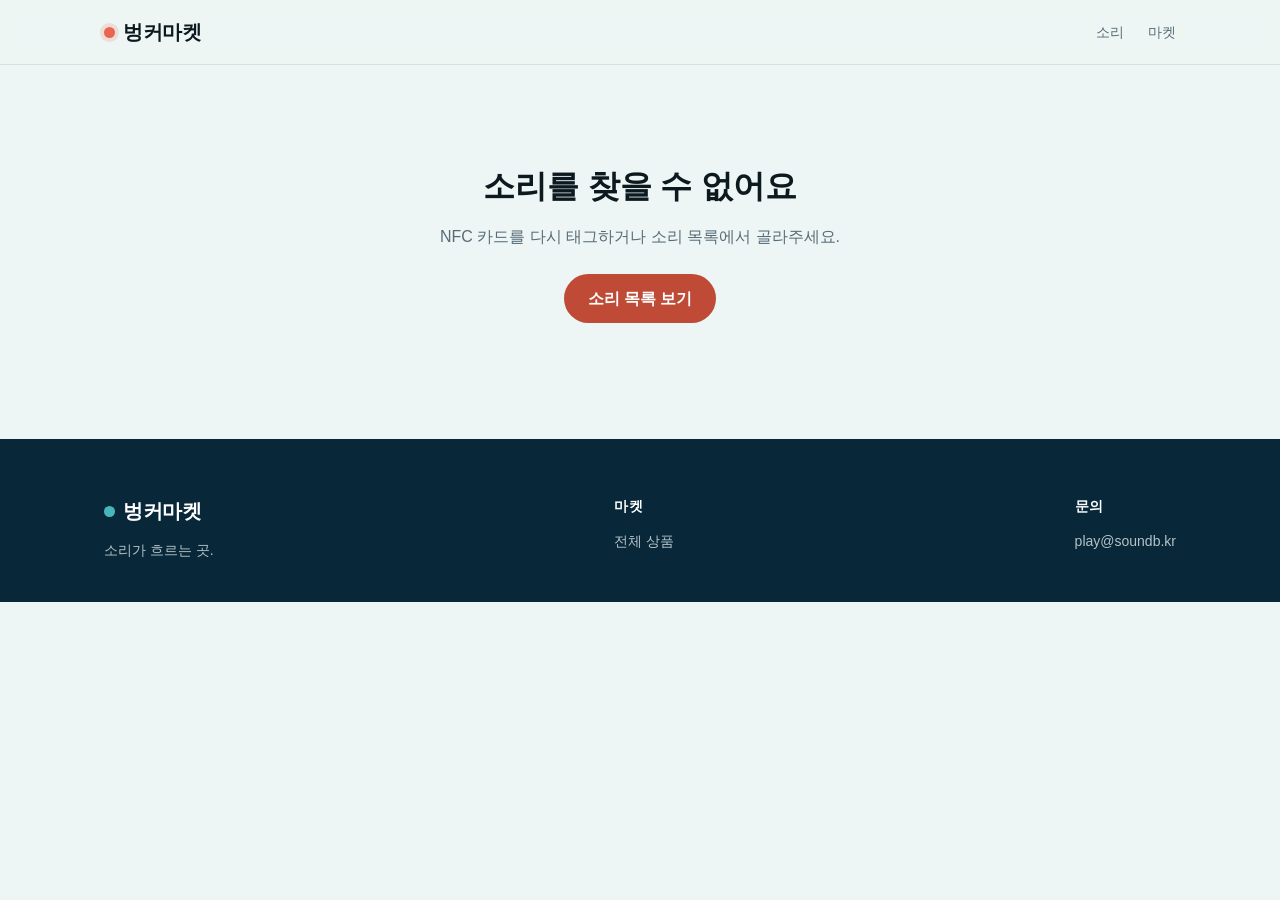
<file: sound.html>
<!DOCTYPE html>
<html lang="ko">
<head>
<meta charset="UTF-8">
<meta name="viewport" content="width=device-width, initial-scale=1">
<meta http-equiv="Content-Security-Policy" content="default-src 'self'; script-src 'self' 'unsafe-inline' https://gc.zgo.at; style-src 'self' 'unsafe-inline'; img-src 'self' data: https://bunkermarket.goatcounter.com; media-src 'self'; connect-src 'self' https://bunkermarket.goatcounter.com; object-src 'none'; base-uri 'self'">
<title>소리 · 벙커마켓</title>
<meta name="description" content="NFC 카드를 태그하면 이 바다의 소리가 흐릅니다. 그 소리가 흐르는 바닷가에서 자란 것들을 만나보세요.">
<!-- 공유 미리보기 (카카오톡·문자·SNS). 개별 소리별 이미지는 og.png 준비 후 교체 -->
<meta property="og:type" content="website">
<meta property="og:site_name" content="벙커마켓">
<meta property="og:title" content="벙커마켓 · 바다 소리를 태그하다">
<meta property="og:description" content="NFC 카드를 태그하면 바다의 소리가 흐르고, 그 소리가 흐르는 바닷가의 것들을 만납니다.">
<meta property="og:image" content="https://market.soundb.kr/assets/og.png">
<meta name="twitter:card" content="summary_large_image">
<link rel="stylesheet" href="css/style.css?v=10">
</head>
<body>

<header class="nav">
  <div class="wrap">
    <a class="brand" href="index.html"><span class="dot"></span>벙커마켓</a>
    <nav>
      <a href="index.html#soundmap">소리</a>
      <a href="catalog.html">마켓</a>
    </nav>
  </div>
</header>

<main id="app"><!-- 렌더 --></main>

<footer class="site"><div class="wrap">
  <div class="col"><div class="brand" style="font-size:20px"><span class="dot" style="background:var(--tide-lite);box-shadow:none"></span> 벙커마켓</div>
    <p style="font-size:14px">소리가 흐르는 곳.</p></div>
  <div class="col"><h4>마켓</h4><a href="catalog.html">전체 상품</a></div>
  <div class="col"><h4>문의</h4><a href="mailto:play@soundb.kr">play@soundb.kr</a></div>
</div></footer>

<script src="js/data.js?v=10"></script>
<script src="js/ocean.js?v=10"></script>
<script src="js/app.js?v=10"></script>
<script src="js/seamap.js?v=10"></script>
<script>
  const s = U.soundById(U.qs('s'));
  const app = document.getElementById('app');

  if(!s){
    app.innerHTML = `<div class="wrap" style="padding:96px 24px;text-align:center">
      <h1 class="serif" style="font-size:32px">소리를 찾을 수 없어요</h1>
      <p class="muted" style="margin:12px 0 24px">${U.qs('missing') != null
        ? '이 카드의 소리가 아직 준비되지 않았거나 주소가 바뀌었어요. 다른 바다의 소리를 들어보세요.'
        : 'NFC 카드를 다시 태그하거나 소리 목록에서 골라주세요.'}</p>
      <a class="btn btn-accent" href="index.html#soundmap">소리 목록 보기</a></div>`;
  } else {
    document.title = `${s.title} · 벙커마켓`;
    const items = U.listingsForSound(s.id);
    const fromTag = U.qs('autoplay') === '1';   // NFC 카드로 들어온 손님

    const E = U.esc;
    // 히어로
    const hero = document.createElement('section');
    hero.className='detail-hero';
    hero.style.background = U.grad(s.tone.hue);
    hero.innerHTML = `
      <svg class="wave-bg" viewBox="0 0 1440 400" preserveAspectRatio="none">
        <path fill="#fff" opacity=".08" d="M0,240 C300,320 560,160 820,220 C1080,280 1240,200 1440,250 L1440,400 L0,400 Z"/>
      </svg>
      <div class="wrap">
        <div class="code">${E(s.code)}${fromTag ? ' · 📡 카드 태그 완료' : ''}</div>
        <h1>${E(s.title)}</h1>
        <div class="spot">${E(s.region.country)} · ${E(s.region.area)} · ${E(s.region.spot)}</div>
        <div class="player" id="player">
          <button class="big-play" id="bigPlay" aria-label="재생">▶</button>
          <div class="wavebar">${'<i></i>'.repeat(28)}</div>
          <div class="meta"><b>지금 듣기</b><br><span class="muted" style="color:rgba(255,255,255,.7)">${E(s.recordedAt)} 녹음</span></div>
        </div>
        <p class="story">${E(s.story)}</p>
        ${fromTag ? `<div style="margin-top:16px;display:inline-flex;align-items:center;gap:8px;background:rgba(255,255,255,.12);border:1px solid rgba(255,255,255,.22);border-radius:var(--radius);padding:12px 16px;font-size:14px">🎴 <b style="white-space:nowrap">${E(s.code)}</b> — 이 소리는 이제 회원님의 카드에 담겼어요. 언제든 다시 태그해 들으세요.</div>` : ''}
        <div class="infoline">
          <div><span>분위기</span>${E(s.tags.join(' · '))}</div>
          ${s.coords ? `<div><span>좌표</span>${s.coords.lat.toFixed(3)}, ${s.coords.lng.toFixed(3)}</div>` : ''}
          <div><span>스친 마켓</span>${BUNKER.LISTINGS.length}곳</div>
        </div>
      </div>`;
    app.appendChild(hero);

    // 재생 버튼 — 손님이 직접 눌러야 소리가 난다
    const player = hero.querySelector('#player');
    const bp = hero.querySelector('#bigPlay');
    bp.onclick = ()=>{
      if(!Ocean.isPlaying(s.id)) bp.textContent = '…';   // 로딩 표시
      Ocean.toggle(s, on=>{
        bp.textContent = on ? '❚❚' : '▶';
        player.classList.toggle('playing', on);
        if(on) player.classList.remove('need-tap');
      });
    };

    // 제주 소리 지도 — 핀을 눌러 다른 바다로 건너간다
    const mapSec = document.createElement('section');
    mapSec.className='block';
    mapSec.innerHTML = `<div class="wrap">
      <div class="sec-head"><div>
        <h2>다른 바다로 건너가기</h2>
        <p>핀을 누르면 그 바다의 소리가 바로 들려요. 듣던 소리는 자동으로 멈춥니다.</p>
      </div></div>
      <div id="seamap"></div>
    </div>`;
    app.appendChild(mapSec);
    SeaMap.render(mapSec.querySelector('#seamap'), BUNKER.SOUNDS);

    // 파도가 키운 것들 — 스친 전체 (태그한 바다의 것이 맨 앞에)
    const sec = document.createElement('section');
    sec.className='block'; sec.style.background='#fff'; sec.style.borderTop='1px solid var(--line)';
    sec.innerHTML = `<div class="wrap">
      <div class="sec-head"><div>
        <h2>파도가 키운 것들</h2>
        <p>스레드에서 만난 친구들의 것이에요. 누르면 수수료 없이 판매 페이지로 바로 이동합니다.</p>
      </div></div>
      <div class="prod-grid" id="items"></div>
    </div>`;
    app.appendChild(sec);
    const box = sec.querySelector('#items');
    [...items, ...BUNKER.LISTINGS.filter(l=>l.soundId!==s.id)]
      .forEach(l=>box.appendChild(UI.productCard(l)));

    // 자동재생은 하지 않는다 — 브라우저가 막으면 '재생 중' 표시만 흐르고 소리는
    // 안 나는 상태가 됐었다. 정지 상태로 두고 재생버튼을 펄스시켜 탭을 유도한다.
    player.classList.add('need-tap');
  }
</script>
<script data-goatcounter="https://bunkermarket.goatcounter.com/count" async src="https://gc.zgo.at/count.js"></script>
</body>
</html>
</file>
<file: css/style.css>
/* ============================================================================
 * 벙커마켓 · 디자인 시스템
 * 파도(소리)가 키운 것 — 깊은 바다 / 모래 / 포말
 * ==========================================================================*/
:root{
  --sea:#08283a;        /* 깊은 바다 */
  --sea-2:#0d3446;
  --tide:#1c7a86;       /* 조수 청록 */
  --tide-lite:#48b5bd;
  --foam:#eef6f5;       /* 포말 */
  --sand:#e8d9bd;       /* 모래 */
  --sand-deep:#cbb488;
  --ink:#0c1a20;
  --muted:#586c78;      /* 포말 바탕 위 작은 글자도 대비 4.5 이상 */
  --line:rgba(12,26,32,.10);
  --accent:#e8654f;     /* 산호 — 로고 점·재생 중 표시 */
  --accent-deep:#bf4b36;/* 글자를 얹는 산호 면(버튼). 흰 글자 대비 4.9 */
  --shadow:0 10px 30px -12px rgba(8,40,58,.35);
  --radius:16px;
  --maxw:1120px;
  /* 제목도 본문과 같은 한 가족. 예전 세리프 지정은 한글엔 적용되지 않아(아이폰엔 한글 명조가 없다)
     한 제목 안에서 영문만 명조·한글은 고딕으로 섞였다. */
  --serif:var(--sans);
  --sans:-apple-system,BlinkMacSystemFont,"Apple SD Gothic Neo","Pretendard","Segoe UI",Roboto,sans-serif;
}
*{box-sizing:border-box;margin:0;padding:0}
html{scroll-behavior:smooth}
body{
  font-family:var(--sans);color:var(--ink);background:var(--foam);
  line-height:1.6;-webkit-font-smoothing:antialiased;
  word-break:keep-all;overflow-wrap:anywhere;   /* 한글은 단어 단위로 줄바꿈 */
}
a{color:inherit;text-decoration:none}
img{max-width:100%;display:block}
.wrap{max-width:var(--maxw);margin:0 auto;padding:0 24px}
.serif{font-family:var(--serif)}
.muted{color:var(--muted)}
.center{text-align:center}

/* --- 헤더 ----------------------------------------------------------------*/
.nav{
  position:sticky;top:0;z-index:50;
  background:rgba(238,246,245,.82);backdrop-filter:saturate(1.4) blur(12px);
  border-bottom:1px solid var(--line);
}
.nav .wrap{display:flex;align-items:center;gap:20px;height:64px;flex-wrap:nowrap;min-width:0}
.brand{font-family:var(--serif);font-weight:600;font-size:20px;letter-spacing:-.02em;display:flex;align-items:center;gap:8px;white-space:nowrap;flex:0 0 auto}
.brand .dot{width:11px;height:11px;border-radius:50%;background:var(--accent);box-shadow:0 0 0 4px rgba(232,101,79,.18);flex:0 0 auto}
.nav nav{margin-left:auto;display:flex;gap:24px;align-items:center;font-size:14px;flex-wrap:nowrap;white-space:nowrap}
.nav nav a{color:var(--muted);transition:color .2s;white-space:nowrap}
.nav nav a:hover{color:var(--ink)}

/* --- 히어로 --------------------------------------------------------------*/
.hero{position:relative;overflow:hidden;background:linear-gradient(160deg,var(--sea),var(--sea-2) 60%,#0a2d3f);color:var(--foam)}
.hero .wrap{position:relative;z-index:2;padding:88px 24px 96px}
.hero h1{font-family:var(--serif);font-size:clamp(32px,6vw,48px);line-height:1.14;letter-spacing:-.02em;font-weight:600;max-width:18ch;word-break:keep-all;text-wrap:balance}
.hero p.lead{margin-top:24px;font-size:clamp(16px,2.2vw,20px);max-width:52ch;color:rgba(238,246,245,.82)}
.hero .kicker{display:inline-flex;align-items:center;gap:8px;font-size:12px;letter-spacing:.14em;text-transform:uppercase;color:var(--tide-lite);margin-bottom:20px}
.hero .cta-row{margin-top:32px;display:flex;gap:12px;flex-wrap:wrap}
.wave-bg{position:absolute;inset:0;z-index:1;opacity:.5}

/* --- 버튼 ----------------------------------------------------------------*/
.btn{display:inline-flex;align-items:center;gap:8px;padding:12px 24px;border-radius:999px;font-size:16px;font-weight:600;border:0;cursor:pointer;transition:transform .15s,background .2s,box-shadow .2s;font-family:var(--sans)}
.btn:active{transform:translateY(1px)}
.btn-accent{background:var(--accent-deep);color:#fff}
.btn-accent:hover{background:#a8412f}
.btn-ghost{background:rgba(255,255,255,.10);color:var(--foam);border:1px solid rgba(255,255,255,.25)}
.btn-ghost:hover{background:rgba(255,255,255,.18)}
.btn-dark{background:var(--sea);color:var(--foam)}
.btn-dark:hover{background:var(--sea-2)}
.btn-line{background:transparent;border:1.5px solid var(--sea);color:var(--sea)}
.btn-line:hover{background:var(--sea);color:var(--foam)}
.btn-sm{padding:12px 16px;font-size:14px;min-height:44px}
.btn[disabled]{opacity:.45;cursor:not-allowed}

/* --- 섹션 ----------------------------------------------------------------*/
section.block{padding:64px 0}
.sec-head{display:flex;align-items:flex-end;justify-content:space-between;gap:20px;margin-bottom:32px;flex-wrap:wrap}
.sec-head h2{font-family:var(--serif);font-size:clamp(24px,3.6vw,32px);letter-spacing:-.01em;font-weight:600}
.sec-head p{color:var(--muted);max-width:46ch;margin-top:4px}

/* --- 컨셉 3단계 ----------------------------------------------------------*/
.steps{display:grid;grid-template-columns:repeat(3,1fr);gap:20px}
.step{background:#fff;border:1px solid var(--line);border-radius:var(--radius);padding:28px}
.step .n{font-family:var(--serif);font-size:16px;color:var(--tide);letter-spacing:.1em}
.step h3{margin:8px 0 8px;font-size:20px}
.step p{color:var(--muted);font-size:14px}

/* equalizer 애니메이션 */
.eq{display:inline-flex;gap:2px;   /* 아이콘 내부 도형 — 4배수 규칙 예외 */
  align-items:flex-end;height:12px}
.eq i{width:2.5px;background:currentColor;border-radius:2px;animation:eq 1s infinite ease-in-out}
.eq i:nth-child(2){animation-delay:.15s}.eq i:nth-child(3){animation-delay:.3s}.eq i:nth-child(4){animation-delay:.45s}
@keyframes eq{0%,100%{height:3px}50%{height:12px}}

/* 제주 소리 지도 — 전시관 에디션 (검은 바탕, 세선 에칭) */
.seamap-panel{position:relative;background:radial-gradient(120% 140% at 50% 0%,#101216 0%,#0a0b0d 55%,#060708 100%);border:1px solid rgba(255,255,255,.07);border-radius:var(--radius);padding:24px 20px 12px;box-shadow:0 30px 60px -30px rgba(0,0,0,.55)}
.seamap-cap{display:flex;align-items:baseline;gap:12px;padding:0 4px 12px;flex-wrap:wrap}
.seamap-cap .en{font-size:12px;letter-spacing:.32em;color:rgba(255,255,255,.5)}
.seamap-cap .ko{font-family:var(--serif);font-size:16px;color:rgba(255,255,255,.75)}
.seamap-panel svg{width:100%;height:auto;display:block}
.seamap-panel .isle{fill:#14171d;stroke:rgba(255,255,255,.5);stroke-width:1;stroke-linejoin:round;vector-effect:non-scaling-stroke}
.seamap-panel .inset rect{fill:rgba(255,255,255,.015);stroke:rgba(255,255,255,.16);stroke-dasharray:3 6;stroke-width:1}
.pin{cursor:pointer;outline:none}
.pin .hit{fill:transparent}
.pin .dot{fill:rgba(255,255,255,.95);transform-box:fill-box;transform-origin:center;transition:transform .18s;filter:drop-shadow(0 0 5px rgba(255,255,255,.55))}
.pin:hover .dot,.pin:focus .dot{transform:scale(1.5)}
.pin .lbl{fill:rgba(255,255,255,.52);font-size:14px;letter-spacing:.04em;transition:fill .18s;paint-order:stroke;stroke:rgba(6,7,8,.85);stroke-width:3px}
.pin:hover .lbl,.pin:focus .lbl{fill:rgba(255,255,255,.9)}
.pin .halo{fill:none;stroke:var(--accent,#e2725b);stroke-opacity:0;transform-box:fill-box;transform-origin:center}
.pin.playing .dot{fill:var(--accent,#e2725b);transform:scale(1.5);filter:drop-shadow(0 0 8px rgba(226,114,91,.8))}
.pin.playing .lbl{fill:#fff;font-weight:600}
.pin.playing .halo{animation:mapPing 1.6s ease-out infinite}
@keyframes mapPing{0%{transform:scale(.5);stroke-opacity:.9}100%{transform:scale(2.4);stroke-opacity:0}}
.seamap-transport{display:flex;align-items:center;gap:12px;border-top:1px solid rgba(255,255,255,.08);margin-top:8px;padding:12px 4px 4px}
.seamap-transport .np{flex:1;min-width:0;color:rgba(255,255,255,.82);font-size:14px}
.seamap-transport .tc{flex:0 0 auto;display:flex;gap:8px;align-items:center}
.seamap-transport .tb{width:44px;height:44px;border-radius:50%;border:1px solid rgba(255,255,255,.2);background:rgba(255,255,255,.06);color:#fff;font-size:16px;line-height:1;cursor:pointer;display:flex;align-items:center;justify-content:center;transition:all .15s}
.seamap-transport .tb:hover{background:rgba(255,255,255,.16);border-color:rgba(255,255,255,.4)}
/* 가운데 재생/정지 버튼 — 크고 눈에 띄게 */
.seamap-transport .tb.toggle{width:56px;height:56px;font-size:20px;background:#fff;color:#111;border-color:#fff}
.seamap-transport .tb.toggle:hover{transform:scale(1.05)}
.seamap-transport.active .tb.toggle{background:var(--accent,#e2725b);color:#fff;border-color:var(--accent,#e2725b)}

/* 모바일 이름 칩 스트립 (기본 숨김 → 좁은 화면에서만) */
.seamap-list{display:none}

@media (max-width:640px){
  .seamap-panel{padding:16px 12px 12px}
  .pin .lbl{display:none}                 /* 작아서 뭉개지는 라벨 숨김 */
  .pin .dot{r:8}                          /* 핀 크게 */
  .pin .hit{r:40}                         /* 탭 영역 크게 */
  .pin.playing .dot{r:8}
  .seamap-cap .ko{display:none}
  .seamap-list{display:flex;gap:8px;overflow-x:auto;padding:12px 0px 4px;scrollbar-width:none;-webkit-overflow-scrolling:touch}
  .seamap-list::-webkit-scrollbar{display:none}
  .seamap-list .mchip{flex:0 0 auto;white-space:nowrap;border:1px solid rgba(255,255,255,.2);background:rgba(255,255,255,.06);color:rgba(255,255,255,.88);border-radius:999px;padding:8px 16px;font-size:14px;cursor:pointer;transition:all .15s}
  .seamap-list .mchip.playing{background:var(--accent,#e2725b);border-color:var(--accent,#e2725b);color:#fff}
  .seamap-transport{flex-wrap:wrap;gap:8px}
  .seamap-transport .np{flex:1 0 100%;order:2;font-size:14px}
  .seamap-transport .tc{order:1;width:100%;justify-content:center;gap:16px}
}

/* --- 상품 카드 -----------------------------------------------------------*/
.prod-grid{display:grid;grid-template-columns:repeat(auto-fill,minmax(250px,1fr));gap:24px}
.prod-card{background:#fff;border:1px solid var(--line);border-radius:var(--radius);overflow:hidden;display:flex;flex-direction:column;transition:border-color .2s}
.prod-card:hover{border-color:rgba(12,26,32,.24)}
.prod-thumb{aspect-ratio:4/3;position:relative;display:flex;align-items:center;justify-content:center;overflow:hidden}
.prod-thumb .emoji{font-size:48px;filter:drop-shadow(0 6px 10px rgba(0,0,0,.15))}
.prod-thumb .photo{position:absolute;inset:0;width:100%;height:100%;object-fit:cover}
.prod-thumb .cat,.prod-thumb .cat{position:absolute;top:12px;left:12px;background:rgba(255,255,255,.92);color:var(--sea);font-size:12px;font-weight:600;padding:4px 8px;border-radius:999px}
.prod-body{padding:16px 16px 20px;display:flex;flex-direction:column;flex:1}
.prod-body .from{font-size:12px;color:var(--tide);display:flex;align-items:center;gap:4px;margin-bottom:4px}
.prod-body h3{font-size:16px;font-weight:600}
.prod-body .short{font-size:14px;color:var(--muted);margin-top:4px;flex:1}
.prod-body .price{margin-top:12px;font-family:var(--serif);font-size:20px}
.prod-body .price small{font-size:14px;color:var(--muted);font-family:var(--sans);margin-left:4px}
.prod-actions{margin-top:12px;display:flex;gap:8px}
.prod-actions .btn{flex:1;justify-content:center}

/* --- 필터 바 -------------------------------------------------------------*/
.filters{display:flex;gap:8px;flex-wrap:wrap;margin-bottom:24px}
.chip{border:1.5px solid var(--line);background:#fff;color:var(--muted);padding:12px 16px;border-radius:999px;font-size:14px;min-height:44px;cursor:pointer;transition:all .18s}
.chip.active{background:var(--sea);color:var(--foam);border-color:var(--sea)}

/* --- 소리 상세(sound.html) ----------------------------------------------*/
.detail-hero{color:#fff;position:relative;overflow:hidden}
.detail-hero .wrap{position:relative;z-index:2;padding:64px 24px 60px}
.detail-hero .code{font-size:12px;letter-spacing:.16em;opacity:.85}
.detail-hero h1{font-family:var(--serif);font-size:clamp(32px,5.5vw,48px);font-weight:600;margin:12px 0 8px;letter-spacing:-.02em;word-break:keep-all;text-wrap:balance}
.detail-hero .spot{font-size:16px;opacity:.9}
.detail-hero .story{margin-top:20px;max-width:56ch;font-size:16px;opacity:.92}
.player{margin-top:28px;display:flex;align-items:center;gap:16px;background:rgba(255,255,255,.10);border:1px solid rgba(255,255,255,.22);border-radius:999px;padding:8px 8px 8px 20px;max-width:440px;backdrop-filter:blur(6px)}
.player .big-play{width:52px;height:52px;border-radius:50%;background:#fff;color:var(--sea);border:0;font-size:20px;cursor:pointer;flex:0 0 auto;display:flex;align-items:center;justify-content:center}
/* 자동재생이 막혔을 때 탭 유도 펄스 */
.player.need-tap .big-play{animation:tapPulse 1.3s ease-in-out infinite}
@keyframes tapPulse{0%,100%{box-shadow:0 0 0 0 rgba(255,255,255,.55);transform:scale(1)}50%{box-shadow:0 0 0 12px rgba(255,255,255,0);transform:scale(1.06)}}
.player .meta{font-size:14px;line-height:1.35}
.player .wavebar{flex:1;height:24px;display:flex;align-items:center;gap:2px;overflow:hidden}   /* 도형 내부 틈 — 예외 */
.player .wavebar i{flex:1;background:rgba(255,255,255,.5);border-radius:2px;height:6px}
.player.playing .wavebar i{animation:eq 1.1s infinite ease-in-out;background:rgba(255,255,255,.85)}

/* --- 인포 라인 -----------------------------------------------------------*/
.infoline{display:flex;gap:24px;flex-wrap:wrap;margin-top:24px;font-size:14px}
.infoline div span{display:block;color:rgba(255,255,255,.6);font-size:12px;letter-spacing:.08em;text-transform:uppercase;margin-bottom:0px}

/* --- 푸터 ----------------------------------------------------------------*/
footer.site{background:var(--sea);color:rgba(238,246,245,.75);padding:56px 0 40px;margin-top:20px}
footer.site .wrap{display:flex;justify-content:space-between;gap:32px;flex-wrap:wrap}
footer.site .brand{color:#fff;margin-bottom:12px}
footer.site a{color:rgba(238,246,245,.75)}
footer.site a:hover{color:#fff}
footer.site .col h4{color:#fff;font-size:14px;letter-spacing:.06em;margin-bottom:12px;text-transform:uppercase}
footer.site .col a{display:block;font-size:14px;margin-bottom:8px}

/* --- 토스트 --------------------------------------------------------------*/
.toast{position:fixed;bottom:24px;left:50%;transform:translateX(-50%) translateY(20px);background:var(--sea);color:#fff;padding:12px 24px;border-radius:999px;font-size:14px;opacity:0;pointer-events:none;transition:all .3s;z-index:80;box-shadow:var(--shadow)}
.toast.show{opacity:1;transform:translateX(-50%) translateY(0)}

/* --- NFC 배너 ------------------------------------------------------------*/
/* 색 덩어리 대신 가는 선 하나 — 도록의 맺음말처럼 */
.nfc-banner{border-top:1px solid var(--line);padding:32px 0 0}
.nfc-banner h3{font-family:var(--serif);font-size:20px;font-weight:600;margin-bottom:8px}
.nfc-banner p{font-size:16px;color:var(--muted);max-width:52ch}


/* --- 반응형 --------------------------------------------------------------*/
@media(max-width:760px){
  .steps{grid-template-columns:1fr}
  /* 모바일에서도 내비 유지 (NFC 유입 = 모바일) — 크기만 축소 */
  .nav nav{gap:12px;font-size:14px}
  .nav .wrap{gap:12px}
  .hero .wrap{padding:60px 24px 64px}
  section.block{padding:48px 0}
  /* 필터 칩: 세로로 쌓지 말고 한 줄 가로 스크롤 */
  .filters{flex-wrap:nowrap;overflow-x:auto;-webkit-overflow-scrolling:touch;scrollbar-width:none;padding-bottom:4px}
  .filters::-webkit-scrollbar{display:none}
  .chip{flex:0 0 auto;white-space:nowrap}
}

/* 아주 좁은 화면(구형/소형 폰): 내비 더 축소 + 부차 링크 숨김 */
@media(max-width:380px){
  .nav .wrap{gap:8px}
  .nav nav{gap:12px;font-size:12px}
  .brand{font-size:20px}
  .nav-hidexs{display:none}   /* '이야기'(같은 페이지 앵커) 숨겨 자리 확보 */
}

/* 움직임을 줄이도록 설정한 기기에선 반복 애니메이션을 멈춘다 */
@media (prefers-reduced-motion: reduce){
  *,*::before,*::after{animation:none !important;transition:none !important;scroll-behavior:auto !important}
}
</file>
